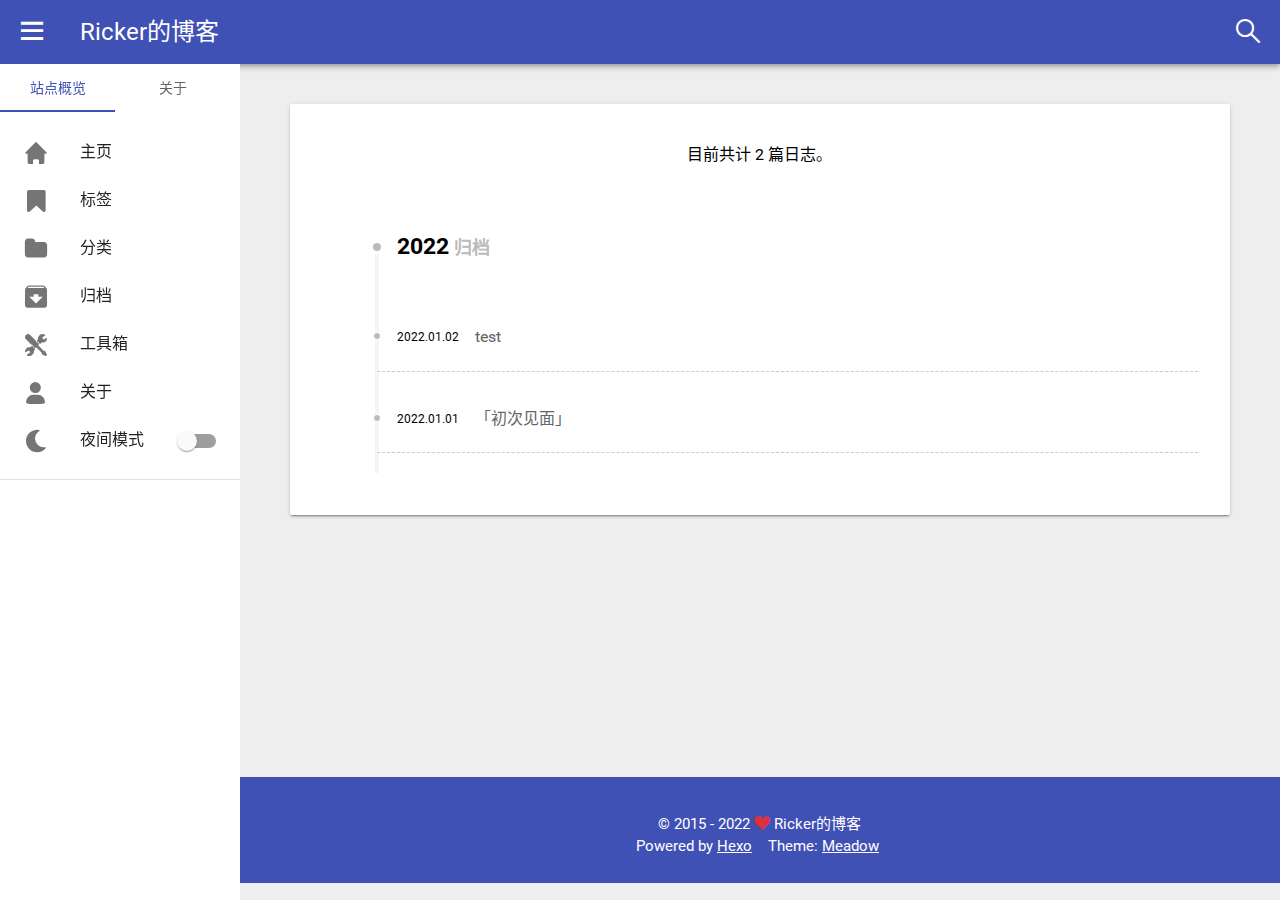
<file: archives/index.html>
<!DOCTYPE html>
<html lang="zh-CN">
<head>
    <meta charset="UTF-8">
    <meta http-equiv="Cache-Control" content="no-siteapp">
    <meta name="viewport" content="width=device-width,initial-scale=1,maximum-scale=1,user-scalable=no">
    
    <meta name="referrer" content="no-referrer-when-downgrade">
    
    <meta name="renderer" content="webkit"/>
    <meta name="force-rendering" content="webkit"/>
    <meta http-equiv="X-UA-Compatible" content="IE=edge,chrome=1"/>
    <script>if (/*@cc_on!@*/false || (!!window.MSInputMethodContext && !!document.documentMode)) window.location.href="https://support.dmeng.net/upgrade-your-browser.html?referrer="+encodeURIComponent(window.location.href); </script>
    
    
        <link rel="preload" crossorigin="crossorigin" href="/fonts/roboto/Roboto-Regular.woff2" as="font">
        <link rel="preload" crossorigin="crossorigin" href="/fonts/roboto/Roboto-Bold.woff2" as="font">
    
    
    
        <link rel="shortcut icon" href="/icons/favicon.ico">
    

    
    
        
<link rel="stylesheet" href="/css/mdui.min.v1.0.0.css">

    
    
<link rel="stylesheet" href="/css/main.css">
<link rel="stylesheet" href="/css/iconfont.css">


    
    

    
        <script data-ad-client="ca-" async src="https://pagead2.googlesyndication.com/pagead/js/adsbygoogle.js"></script>
    












          


    
    
    <title>
          
            Ricker的博客
        
    </title>
    
    
<meta name="generator" content="Hexo 5.4.0"></head>
<body class="mdui-drawer-body-left mdui-appbar-with-toolbar mdui-theme-primary-indigo mdui-theme-accent-blue">
  
  <header class="mdui-appbar mdui-appbar-fixed">
  <div id="toolbar" class="mdui-toolbar mdui-color-theme">
    <button class="mdui-btn mdui-btn-icon" mdui-drawer="{target: '#sidebar', swipe: true}"><i class="iconfont icon-menu"></i></button>
    <a href="/" class="mdui-typo-headline">Ricker的博客</a>
    <a href="/" class="header-subtitle mdui-typo-headline"></a>
    <div class="mdui-toolbar-spacer"></div>
    <button class="mdui-btn mdui-btn-icon" mdui-dialog="{target: '#search'}" mdui-tooltip="{content: 'search'}"><i class="iconfont icon-search"></i></button>
  </div>
</header>

<div class="mdui-dialog" id="search">
  
    <div class="search-form">
      <input type="search" class="search-form-input" placeholder="请输入关键字" onfocus="listenSearchFunc()">
    </div>
    <div class="search-result" data-resource="/search.xml"></div>
  
</div>

  <aside id="sidebar" class="mdui-drawer">
    <div class="mdui-tab" mdui-tab>
        <a href="#sidebar-tab1" id="sidebartab" class="mdui-ripple mdui-tab-active">站点概览</a>
        <a href="#sidebar-tab2" id="sidebartab" class="mdui-ripple">关于</a>
    </div>

    
    <div id="sidebar-tab1" class="mdui-p-a-1">
        <div class="mdui-list">
            
                
                <a href="/" class="mdui-list-item mdui-ripple">
                    <div class="mdui-list-item-icon">
                        <i class="iconfont icon-home"></i>
                    </div>
                    <div class="mdui-list-item-content">主页</div>
                </a>
            
                
                <a href="/tags/" class="mdui-list-item mdui-ripple">
                    <div class="mdui-list-item-icon">
                        <i class="iconfont icon-bookmark"></i>
                    </div>
                    <div class="mdui-list-item-content">标签</div>
                </a>
            
                
                <a href="/categories/" class="mdui-list-item mdui-ripple">
                    <div class="mdui-list-item-icon">
                        <i class="iconfont icon-folder"></i>
                    </div>
                    <div class="mdui-list-item-content">分类</div>
                </a>
            
                
                <a href="/archives/" class="mdui-list-item mdui-ripple">
                    <div class="mdui-list-item-icon">
                        <i class="iconfont icon-archive"></i>
                    </div>
                    <div class="mdui-list-item-content">归档</div>
                </a>
            
                
                <a href="/tools/" class="mdui-list-item mdui-ripple">
                    <div class="mdui-list-item-icon">
                        <i class="iconfont icon-tools"></i>
                    </div>
                    <div class="mdui-list-item-content">工具箱</div>
                </a>
            
                
                <a href="/about/" class="mdui-list-item mdui-ripple">
                    <div class="mdui-list-item-icon">
                        <i class="iconfont icon-user"></i>
                    </div>
                    <div class="mdui-list-item-content">关于</div>
                </a>
            
            <div class="mdui-list-item mdui-ripple">
                <div class="mdui-list-item-icon">
                    <i class="iconfont icon-moon"></i>
                </div>
                <div class="mdui-list-item-content">夜间模式</div>
                <label class="mdui-switch" id="darkmode">
                  <input type="checkbox" id="nightmode_switch"/>
                  <i class="mdui-switch-icon"></i>
                </label>
            </div>           
        </div>
    </div>

    
    <div id="sidebar-tab2" class="mdui-p-a-1">
        <div class="sidebar-overview">
            <div class="sidebar-avatar">
                
                    <img src="/icons/avatar.png"/>
                
            </div>
            <div class="sidebar-author-name"></div>
            <div class="sidebar-description"></div>
        </div>
        <div class="sidebar-links">
            
                
                <div class="mdui-chip">
                    <span class="mdui-chip-icon"><i class="iconfont icon-mail"></i></span>
                    <a href="mailto:ricker114514@163.com" class="mdui-chip-title">E-Mail</a>
                </div>
            
                
                <div class="mdui-chip">
                    <span class="mdui-chip-icon"><i class="iconfont icon-github"></i></span>
                    <a target="_blank" rel="noopener" href="https://github.com/RickerBlog" class="mdui-chip-title">GitHub</a>
                </div>
            
                
                <div class="mdui-chip">
                    <span class="mdui-chip-icon"><i class="iconfont icon-qq"></i></span>
                    <a href="tencent://AddContact/?fromld=45&fromSubld=1&subcmd=all&uin=2670828144" class="mdui-chip-title">QQ</a>
                </div>
            
                
                <div class="mdui-chip">
                    <span class="mdui-chip-icon"><i class="iconfont icon-bilibili"></i></span>
                    <a target="_blank" rel="noopener" href="https://space.bilibili.com/1918503640" class="mdui-chip-title">Bilibili</a>
                </div>
            
        </div>
        <ul class="mdui-list" mdui-collapse="{accordion: true}">
            <li class="mdui-collapse-item">
                <div class="mdui-collapse-item-header mdui-list-item mdui-ripple">
                    <div class="mdui-list-item-icon">
                        <i class="iconfont icon-link"></i>
                    </div>
                    <div class="mdui-list-item-content">友情链接</div>
                    <div class="mdui-collapse-item-arrow">
                        <i class="mdui-list-item-icon iconfont icon-angle-down"></i>
                    </div>
                </div>
                <ul id="linksList" class="mdui-collapse-item-body mdui-list mdui-list-dense">
                    
                        <a target="_blank" rel="noopener" href="https://garybear.cn/hexo-theme-meadow/" class="mdui-list-item mdui-ripple">
                            Meadow说明文档
                        </a>
                    
                </ul>
            </li>
        </ul>
    </div>

    <div class="mdui-divider"></div>
    
    
</aside>
  
  <main id="main-contain" class="mdui-container mdui-m-t-5">
    

<div class="mdui-card mdui-p-a-4 mdui-m-b-5">
    <div class="page-describe">
        目前共计 2 篇日志。
    </div>
    <div class="posts-collapse">
        
            
            
                <div class="collection-title">
                    <a href="/archives/2022"><h2>2022<small>归档</small></h2></a>
                </div>
                
            

            <div class="collection-item">
                <h3><a href="/2022/01/02/test/">test</a></h3>
                <time itemprop="dateCreated" datetime=2022-01-02 >
                    2022.01.02
                </time>
            </div>
        
            
            

            <div class="collection-item">
                <h3><a href="/2022/01/01/hello-world/">「初次见面」</a></h3>
                <time itemprop="dateCreated" datetime=2022-01-01 >
                    2022.01.01
                </time>
            </div>
        
    </div>
</div>


  </main>
  <footer id="footer" class="mdui-text-center mdui-m-t-5 mdui-p-b-2 mdui-p-t-4 mdui-color-theme">
  <div class="mdui-container">
    <div class="mdui-row">
      
        <a href="https://beian.miit.gov.cn" rel="noopener" target="_blank"></a>
      
      <span>
        &copy; 2015 - 2022 
        
          <span style="color:#d9333f" class="iconfont icon-heart"></span>
        
        Ricker的博客
      </span>
    </div>
    <div class="mdui-row">
      
        <div class="mdui-col-xs-6 mdui-text-right">
          <span>Powered by <a href="https://hexo.io/" rel="noopener" target="_blank">Hexo</a></span>
        </div>
        <div class="mdui-col-xs-6 mdui-text-left">
          <span>Theme: <a href="https://github.com/kb1000fx/Meadow" rel="noopener" target="_blank">Meadow</a></span>
        </div>
      
    </div>
    <div class="mdui-row">
      
        <div class="mdui-col-xs-6 mdui-text-right">
          <span id="busuanzi_container_site_uv" style="display: none;"> <span class="iconfont icon-user"></span>总访客量 <span id="busuanzi_value_site_uv"></span></span>
        </div>
        <div class="mdui-col-xs-6 mdui-text-left">
          <span id="busuanzi_container_site_pv" style="display: none;"> <span class="iconfont icon-eye"></span>总访问量 <span id="busuanzi_value_site_pv"></span></span>
        </div>
      
    </div>
 </div>
</footer>
  
  <button id="gotop" class="mdui-fab mdui-fab-fixed mdui-fab-hide mdui-ripple mdui-color-indigo" style="z-index:100;"><i class="iconfont icon-arrowup"></i></button>
  
  

    <script async src="https://busuanzi.ibruce.info/busuanzi/2.3/busuanzi.pure.mini.js"></script>







    
<script src="/js/mdui.min.v1.0.0.js"></script>




<script src="/js/meadow.js"></script>

</body>
</html >
</file>
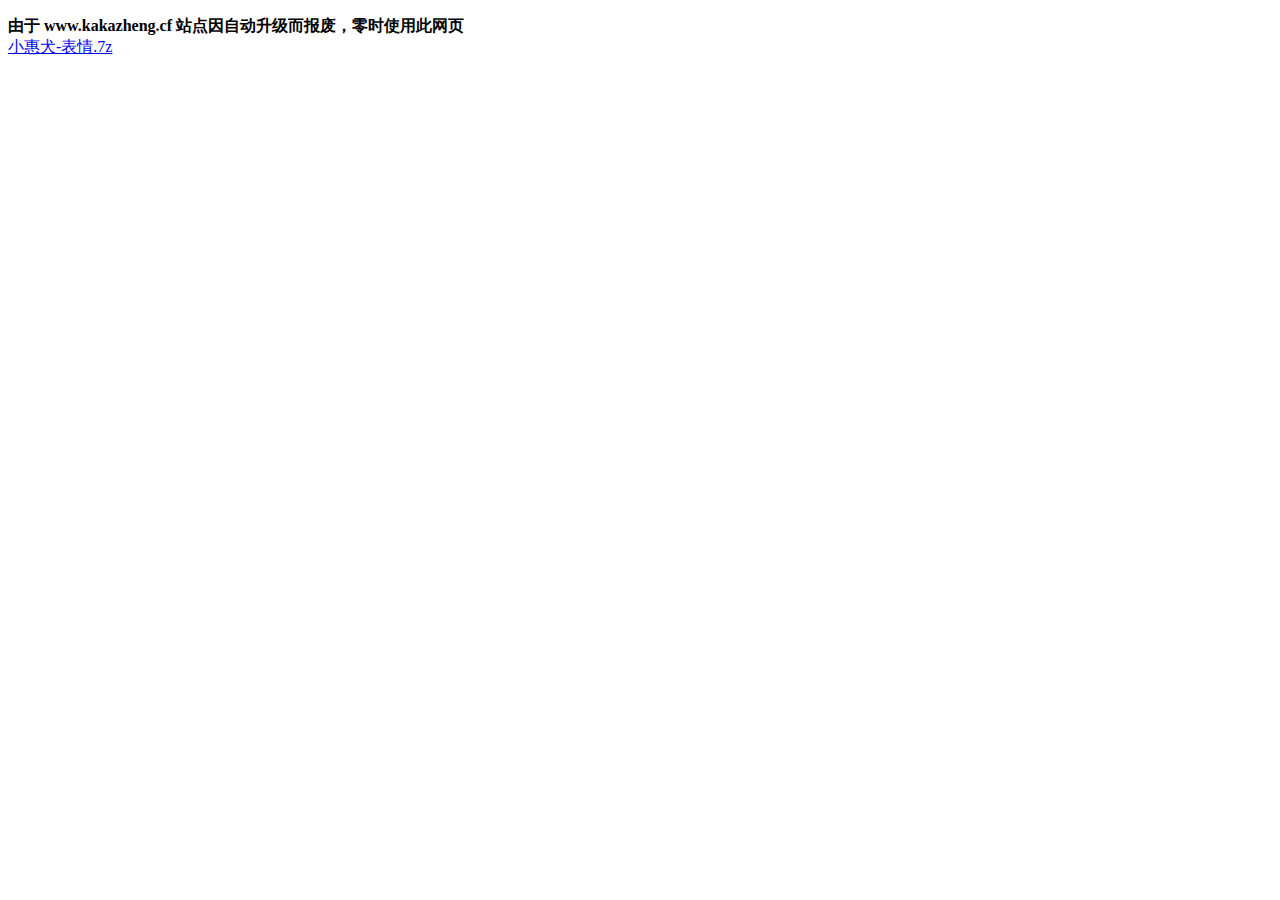
<file: index_.html>
<!DOCTYPE html>
<html lang="en">
<head>
    <meta charset="UTF-8">
    <title>小惠犬表情包下载</title>
</head>
<body>
    <p><strong>由于 www.kakazheng.cf 站点因自动升级而报废，零时使用此网页</strong><br><a href="./小惠犬-表情.7z" download="表情包.7z">小惠犬-表情.7z</a></p>
</body>
</html>
</file>
<file: css/main.css>
/*Color Var 颜色变量*/
/*Background Color 背景颜色*/
body {
  background: #eee;
}
.mdui-card {
  background: #fff;
}
h1 {
  font-size: 1.75em !important;
}
h2 {
  font-size: 1.5em !important;
}
/*表格边框*/
table {
  border-collapse: collapse;
}
tr td,
th {
  border: 1px solid #444;
}
/*Dark Mode*/
.mdui-theme-layout-dark #footer {
  background: #212121;
}
/* 页脚位置响应 */
html {
  height: 100%;
}
main {
  min-height: calc(100% - 2 * 40px - 75px - 1.5 * 32px);
}
@media screen and (min-width: 1024px) {
  body {
    height: calc(100% - 64px);
  }
}
@media screen and (min-width: 600px) and (max-width: 1023px) {
  body {
    height: calc(100% - 64px);
  }
}
@media screen and (max-width: 599px) {
  body {
    height: calc(100% - 56px);
  }
}
/* Paginator Style 底部导航栏*/
.pagination {
  display: inline-block;
  padding: 0;
  margin: 0;
}
.pagination a,
.pagination span {
  transition: background-color 0.3s;
  padding: 8px 16px;
  text-decoration: none;
  border-radius: 5px;
}
.pagination a:visited,
.pagination span:visited,
.pagination a:link,
.pagination span:link {
  color: unset;
}
.pagination .current {
  background-color: #3f51b5;
  color: #fff;
}
.pagination a:hover:not(.current) {
  background-color: #fff;
}
/* 按钮图标尺寸 */
.mdui-fab .iconfont {
  font-size: 24px;
}
.mdui-btn-icon .iconfont {
  font-size: 24px;
}
/*横向滚动条*/
.math-fluid {
  overflow-x: auto;
}
.mermaid {
  overflow-x: auto;
}
pre,
.highlight {
  background: #2d2d2d;
  margin: 0 -20px;
  padding: 15px 20px;
  border-style: solid;
  border-color: color-border;
  border-width: 1px 0;
  overflow: auto;
  color: #ccc;
  line-height: 22.400000000000002px;
}
.highlight .gutter pre,
.gist .gist-file .gist-data .line-numbers {
  color: #666;
  font-size: 0.85em;
}
pre,
code {
  font-family: "Source Code Pro", Consolas, Monaco, Menlo, Consolas, monospace;
}
code {
  background: color-background;
  text-shadow: 0 1px #fff;
  padding: 0 0.3em;
}
pre code {
  background: none;
  text-shadow: none;
  padding: 0;
}
.highlight pre {
  border: none;
  margin: 0;
  padding: 0;
}
.highlight table {
  margin: 0;
  width: auto;
}
.highlight td {
  border: none;
  padding: 0;
}
.highlight figcaption {
  font-size: 0.85em;
  color: #999;
  line-height: 1em;
  margin-bottom: 1em;
}
.highlight figcaption a {
  float: right;
}
.highlight .gutter pre {
  text-align: right;
  padding-right: 20px;
}
.highlight .line {
  height: 22.400000000000002px;
}
.highlight .line.marked {
  background: #515151;
}
.gist {
  margin: 0 -20px;
  border-style: solid;
  border-color: color-border;
  border-width: 1px 0;
  background: #2d2d2d;
  padding: 15px 20px 15px 0;
}
.gist .gist-file {
  border: none;
  font-family: "Source Code Pro", Consolas, Monaco, Menlo, Consolas, monospace;
  margin: 0;
}
.gist .gist-file .gist-data {
  background: none;
  border: none;
}
.gist .gist-file .gist-data .line-numbers {
  background: none;
  border: none;
  padding: 0 20px 0 0;
}
.gist .gist-file .gist-data .line-data {
  padding: 0 !important;
}
.gist .gist-file .highlight {
  margin: 0;
  padding: 0;
  border: none;
}
.gist .gist-file .gist-meta {
  background: #2d2d2d;
  color: #999;
  font: 0.85em font-sans;
  text-shadow: 0 0;
  padding: 0;
  margin-top: 1em;
  margin-left: 20px;
}
.gist .gist-file .gist-meta a {
  color: color-link;
  font-weight: normal;
}
.gist .gist-file .gist-meta a:hover {
  text-decoration: underline;
}
pre .comment,
pre .title {
  color: #999;
}
pre .variable,
pre .attribute,
pre .tag,
pre .regexp,
pre .ruby .constant,
pre .xml .tag .title,
pre .xml .pi,
pre .xml .doctype,
pre .html .doctype,
pre .css .id,
pre .css .class,
pre .css .pseudo {
  color: #f2777a;
}
pre .number,
pre .preprocessor,
pre .built_in,
pre .literal,
pre .params,
pre .constant {
  color: #f99157;
}
pre .class,
pre .ruby .class .title,
pre .css .rules .attribute {
  color: #9c9;
}
pre .string,
pre .value,
pre .inheritance,
pre .header,
pre .ruby .symbol,
pre .xml .cdata {
  color: #9c9;
}
pre .css .hexcolor {
  color: #6cc;
}
pre .function,
pre .python .decorator,
pre .python .title,
pre .ruby .function .title,
pre .ruby .title .keyword,
pre .perl .sub,
pre .javascript .title,
pre .coffeescript .title {
  color: #69c;
}
pre .keyword,
pre .javascript .function {
  color: #c9c;
}
figure,
.highlight {
  text-align: unset !important;
}
.post-readmore {
  border: 2px solid #3f51b5;
}
.post-readmore:hover {
  background-color: #3f51b5;
  color: #fff;
}
.post-header {
  text-align: center;
  position: relative;
  padding: 40px 16px 0px 32px;
}
.mdui-card-media-covered .post-header {
  padding: 24px;
}
.post-header .post-header-title {
  text-decoration: none;
  display: block;
  font-size: 28px;
  line-height: 42px;
  opacity: 0.87;
}
.post-header .post-header-title:visited,
.post-header .post-header-title:link {
  color: unset;
}
.post-header .post-header-meta {
  display: block;
  font-size: 14px;
  line-height: 24px;
  opacity: 0.54;
}
.post-header .post-header-meta>span+span::before {
  content: "|";
  margin: 0 0.5em;
}
.post-header .post-header-meta>span>i {
  margin: 0 0.5em 0 0;
}
.post-header .post-header-meta a:visited,
.post-header .post-header-meta a:link {
  color: unset;
}
.post-tags {
  display: inline-flex;
  position: relative;
  left: 0px;
  height: 0;
  font-weight: bold;
  color: #fff;
  border: 15px solid #3f51b5;
  border-right-color: transparent;
  box-shadow: 0 5px 5px -5px #000;
  margin: 5px 0 5px 0;
}
.post-tags>i {
  align-self: center;
  margin: 0 10px 0 0;
}
.post-tags>i>a {
  text-decoration: none;
}
.post-tags>i>a:visited,
.post-tags>i>a:link {
  color: unset;
}
.post-nav-item {
  padding: 10px 0 0 0;
  width: 45%;
  position: relative;
  display: block;
  line-height: 25px;
  font-size: 14px;
  color: #555;
  border-bottom: none;
  text-decoration: none;
}
.post-nav-item:hover {
  color: #222;
  border-bottom: none;
}
.post-nav-item:active {
  top: 2px;
}
.post-nav-item.mdui-float-left {
  text-align: left;
  padding-left: 5px;
}
.post-nav-item.mdui-float-right {
  text-align: right;
  padding-right: 5px;
}
.post-nav-item.mdui-float-right .fa {
  font-size: 12px;
  margin-right: 5px;
}
.post-nav-item.mdui-float-left .fa {
  font-size: 12px;
  margin-left: 5px;
}
.toc-button {
  position: fixed;
  right: 24px;
  top: 60%;
  height: 100%;
}
.toc-button #toc {
  top: -45% !important;
  max-height: 80%;
}
#toc-header {
  display: block;
  height: unset;
  text-align: center;
  font-size: 24px;
  line-height: 36px;
  opacity: 0.87;
}
.toc {
  padding: 0 20px;
  margin: 10px 0;
  text-align: left;
  list-style: none;
  font-size: 14px;
}
.toc a {
  transition-duration: 0.2s;
  transition-timing-function: ease-in-out;
  transition-delay: 0s;
  transition-property: all;
  color: #666;
  border-bottom-color: #ccc;
}
.toc a:visited,
.toc a:link {
  color: unset;
}
.toc a:hover {
  color: #000;
  border-bottom-color: #000;
}
.toc .toc-item {
  overflow: hidden;
  text-overflow: ellipsis;
  line-height: 1.8;
  opacity: 0.87;
}
.toc .toc-item.toc-level-1 {
  opacity: 0.95;
}
.toc ol {
  margin: 0;
  padding: 0 2px 5px 10px;
  text-align: left;
  list-style: none;
  font-size: 14px;
}
.toc ol > ol {
  padding-left: 0;
}
#achieve-abstract {
  padding-bottom: 24px;
  padding-top: 0px;
}
.tag-line-space {
  padding: 15px;
}
#article .mdui-card-content {
  font-size: 16px;
}
.mdui-card-content .post-abstract {
  margin: 0 0 20px 0;
  font-size: 16px;
}
.posts-collapse {
  position: relative;
  z-index: 100;
  margin-left: 55px;
}
.posts-collapse::after {
  content: " ";
  position: absolute;
  top: 20px;
  left: 0;
  margin-left: -2px;
  width: 4px;
  height: 100%;
  background: #f5f5f5;
  z-index: -1;
}
.posts-collapse .collection-title {
  position: relative;
  margin: 60px 0;
}
.posts-collapse .collection-title::before {
  content: " ";
  position: absolute;
  left: 0;
  top: 50%;
  margin-left: -4px;
  margin-top: -4px;
  width: 8px;
  height: 8px;
  background: #bbb;
  border-radius: 50%;
}
.posts-collapse .collection-title h1,
.posts-collapse .collection-title h2 {
  margin-left: 20px;
}
.posts-collapse .collection-title small {
  color: #bbb;
  margin-left: 5px;
}
.posts-collapse .collection-title>a {
  text-decoration: none;
}
.posts-collapse .collection-title>a:visited,
.posts-collapse .collection-title>a:link {
  color: unset;
}
.posts-collapse .collection-item {
  margin: 30px 0;
  position: relative;
  transition-duration: 0.2s;
  transition-timing-function: ease-in-out;
  transition-delay: 0s;
  transition-property: border;
  border-bottom: 1px dashed #ccc;
}
.posts-collapse .collection-item::before {
  content: " ";
  position: absolute;
  left: 0;
  top: 12px;
  width: 6px;
  height: 6px;
  margin-left: -4px;
  background: #bbb;
  border-radius: 50%;
  border: 1px solid #fff;
  transition-duration: 0.2s;
  transition-timing-function: ease-in-out;
  transition-delay: 0s;
  transition-property: background;
}
.posts-collapse .collection-item:hover {
  border-bottom-color: #666;
}
.posts-collapse .collection-item:hover::before {
  background: #222;
}
.posts-collapse .collection-item h3 {
  padding: 8px;
  margin-left: 90px;
  font-size: 16px;
  font-weight: normal;
  line-height: inherit;
}
.posts-collapse .collection-item h3::after {
  margin-left: 3px;
  opacity: 0.6;
}
.posts-collapse .collection-item h3 a {
  color: #666;
  border-bottom: none;
  text-decoration: none;
}
.posts-collapse .collection-item time {
  position: absolute;
  font-size: 12px;
  left: 20px;
  top: 11px;
}
@media (max-width: 767px) {
  .posts-collapse {
    margin: 0 20px;
  }
}
.tags-contain {
  margin: 20px 60px;
  padding: 0;
}
.tags-contain .tags-chip {
  margin: 10px 10px;
}
.tags-contain .tags-chip>a {
  text-decoration: none;
}
.tags-contain .tags-chip>a:visited,
.tags-contain .tags-chip>a:link {
  color: unset;
}
.page-describe {
  text-align: center;
  padding: 10px;
  font-size: 16px;
}
.category-list {
  margin: 20px 60px;
  padding: 0;
  list-style: none;
}
.category-list .category-list-item {
  margin: 5px 10px;
}
.category-list .category-list-item .category-list-link {
  font-size: 16px;
  line-height: 32px;
}
.category-list .category-list-item .category-list-link:visited,
.category-list .category-list-item .category-list-link:link {
  color: unset;
}
.category-list .category-list-count {
  color: #bbb;
}
.category-list .category-list-count::before {
  display: inline;
  content: " (";
}
.category-list .category-list-count::after {
  display: inline;
  content: ") ";
}
.category-list .category-list-child {
  padding-left: 10px;
}
.header-subtitle {
  margin: 0;
  font-size: 18px;
}
.adsense-contain {
  margin: 10px;
}
#footer .mdui-row {
  margin: 5px 0;
}
#footer .mdui-row a:visited,
#footer .mdui-row a:link {
  color: unset;
}
#sidebar {
  background-color: #fff;
  overflow: hidden;
}
#sidebar #sidebartab {
  width: 48%;
  min-width: unset;
}
#sidebar::-webkit-scrollbar {
  display: none;
}
.mdui-theme-layout-dark #sidebar {
  background: #212121;
}
.sidebar-overview .sidebar-avatar {
  display: block;
  margin: 0 auto;
  max-width: 60%;
  height: auto;
}
.sidebar-overview .sidebar-avatar>img {
  width: auto;
  height: auto;
  max-width: 100%;
  max-height: 100%;
  border: 1px solid #eee;
}
.sidebar-overview .sidebar-author-name {
  margin: 0;
  text-align: center;
  color: #222;
  font-size: 16px;
  line-height: 32px;
  font-weight: 600;
}
.sidebar-overview .sidebar-description {
  white-space: normal;
  margin-top: 0;
  text-align: center;
  font-size: 14px;
  color: #999;
}
.sidebar-links {
  display: flex;
  flex-wrap: wrap;
  justify-content: center;
  margin-top: 20px;
}
.sidebar-links .mdui-chip {
  margin: 5px;
}
.sidebar-links .mdui-chip>a {
  padding-left: 6px;
  text-decoration: none;
}
.sidebar-links .mdui-chip>a:visited,
.sidebar-links .mdui-chip>a:link {
  color: unset;
}
.mdui-list-item-icon .iconfont {
  font-size: 24px;
}
.mdui-chip .mdui-chip-icon .iconfont {
  font-size: 22px;
}
#linksList {
  overflow-y: auto;
  max-height: calc(100vh - 414px);
}
#linksList::-webkit-scrollbar {
  display: none;
}
#search {
  min-height: 80%;
}
.search-form {
  width: 100%;
  height: 50px;
  background-color: #3f51b5;
}
.search-form-input {
  width: calc(100% - 32px);
  height: calc(100% - 16px);
  margin: 8px 16px;
  padding: 0 8px;
  border: none;
  outline: none;
  font-size: 15px;
  line-height: normal;
  border-radius: 2px;
  color: #fff;
  background: rgba(255,255,255,0.15);
  -webkit-appearance: none;
  -moz-appearance: none;
  appearance: none;
  -webkit-box-shadow: none;
  box-shadow: none;
  -webkit-transition: all 0.2s cubic-bezier(0.4, 0, 0.2, 1);
  -o-transition: all 0.2s cubic-bezier(0.4, 0, 0.2, 1);
  transition: all 0.2s cubic-bezier(0.4, 0, 0.2, 1);
}
.search-form-input:hover {
  background: rgba(255,255,255,0.3);
}
.search-form-input:focus {
  color: rgba(0,0,0,0.87);
  background: #fff;
}
.search-form-submit {
  display: none !important;
}
.search-result {
  width: 100%;
  height: calc(100% - 50px);
  overflow-y: scroll;
}
.search-result-list {
  width: 80%;
  padding: 16px 10%;
  word-break: break-all;
}
.search-result-list>li {
  list-style: none;
  margin-bottom: 24px;
  border-bottom: 1px solid rgba(0,0,0,0.12);
}
.search-result-list>li:last-child {
  border-bottom: none;
}
.mdui-theme-layout-dark .search-result-list>li {
  border-color: rgba(255,255,255,0.12);
}
.search-result-title {
  color: #3f51b5;
  text-decoration: none;
}
.search-result-title:hover,
.search-result-title:focus {
  border-bottom: 1px solid;
}
.search-result-content {
  font-size: 13px;
  color: #9e9e9e;
}
.search-result-keyword {
  font-style: normal;
  color: #fff;
  background: #3f51b5;
}
</file>
<file: css/iconfont.css>
@font-face {font-family: "iconfont";
  src: url('iconfont.eot?t=1605442824311'); /* IE9 */
  src: url('iconfont.eot?t=1605442824311#iefix') format('embedded-opentype'), /* IE6-IE8 */
  url('[data-uri]') format('woff2'),
  url('iconfont.woff?t=1605442824311') format('woff'),
  url('iconfont.ttf?t=1605442824311') format('truetype'), /* chrome, firefox, opera, Safari, Android, iOS 4.2+ */
  url('iconfont.svg?t=1605442824311#iconfont') format('svg'); /* iOS 4.1- */
}

.iconfont {
  font-family: "iconfont" !important;
  font-size: 16px;
  font-style: normal;
  -webkit-font-smoothing: antialiased;
  -moz-osx-font-smoothing: grayscale;
}

.icon-steam:before {
  content: "\e887";
}

.icon-github:before {
  content: "\e691";
}

.icon-telegram:before {
  content: "\ecd5";
}

.icon-apple:before {
  content: "\e6bc";
}

.icon-playstation:before {
  content: "\e6df";
}

.icon-android:before {
  content: "\e616";
}

.icon-xbox:before {
  content: "\f26c";
}

.icon-battle-net:before {
  content: "\e602";
}

.icon-epicgames:before {
  content: "\eb8a";
}

.icon-ubisoft:before {
  content: "\ecf2";
}

.icon-quora:before {
  content: "\f218";
}

.icon-leetcode:before {
  content: "\ebf2";
}

.icon-netease:before {
  content: "\e68a";
}

.icon-rss:before {
  content: "\e778";
}

.icon-bilibili:before {
  content: "\e93e";
}

.icon-drop:before {
  content: "\e657";
}

.icon-article-line:before {
  content: "\e76c";
}

.icon-fish:before {
  content: "\efd7";
}

.icon-box:before {
  content: "\e604";
}

.icon-file:before {
  content: "\e80c";
}

.icon-blog:before {
  content: "\e891";
}

.icon-bin:before {
  content: "\e62f";
}

.icon-angle-down:before {
  content: "\e666";
}

.icon-tools:before {
  content: "\ed5f";
}

.icon-link:before {
  content: "\e601";
}

.icon-angle-left:before {
  content: "\e7a0";
}

.icon-angle-right:before {
  content: "\e7a1";
}

.icon-gallery:before {
  content: "\e6ff";
}

.icon-share:before {
  content: "\ec57";
}

.icon-menu:before {
  content: "\e615";
}

.icon-arrowup:before {
  content: "\e695";
}

.icon-list:before {
  content: "\e706";
}

.icon-search:before {
  content: "\e93d";
}

.icon-heartbeat:before {
  content: "\e7f1";
}

.icon-facebook:before {
  content: "\e600";
}

.icon-stack-overflow:before {
  content: "\ec1d";
}

.icon-qq:before {
  content: "\e60a";
}

.icon-twitter:before {
  content: "\e63d";
}

.icon-twitch:before {
  content: "\e870";
}

.icon-vk:before {
  content: "\e88c";
}

.icon-youtube:before {
  content: "\e8a7";
}

.icon-wechat:before {
  content: "\e758";
}

.icon-skype:before {
  content: "\e6fc";
}

.icon-paypal:before {
  content: "\e6ee";
}

.icon-discord:before {
  content: "\e66f";
}

.icon-alipay:before {
  content: "\e70a";
}

.icon-Instagram:before {
  content: "\e60d";
}

.icon-zhihu:before {
  content: "\e765";
}

.icon-mail:before {
  content: "\e608";
}

.icon-dollar:before {
  content: "\e6c0";
}

.icon-bookmark:before {
  content: "\e658";
}

.icon-tag:before {
  content: "\e843";
}

.icon-weibo:before {
  content: "\e892";
}

.icon-home:before {
  content: "\e62a";
}

.icon-archive:before {
  content: "\e94a";
}

.icon-moon:before {
  content: "\e80e";
}

.icon-folder:before {
  content: "\e682";
}

.icon-heart:before {
  content: "\eb17";
}

.icon-calendar:before {
  content: "\e664";
}

.icon-calendar-check:before {
  content: "\e665";
}

.icon-eye:before {
  content: "\e61a";
}

.icon-user:before {
  content: "\e622";
}
</file>
